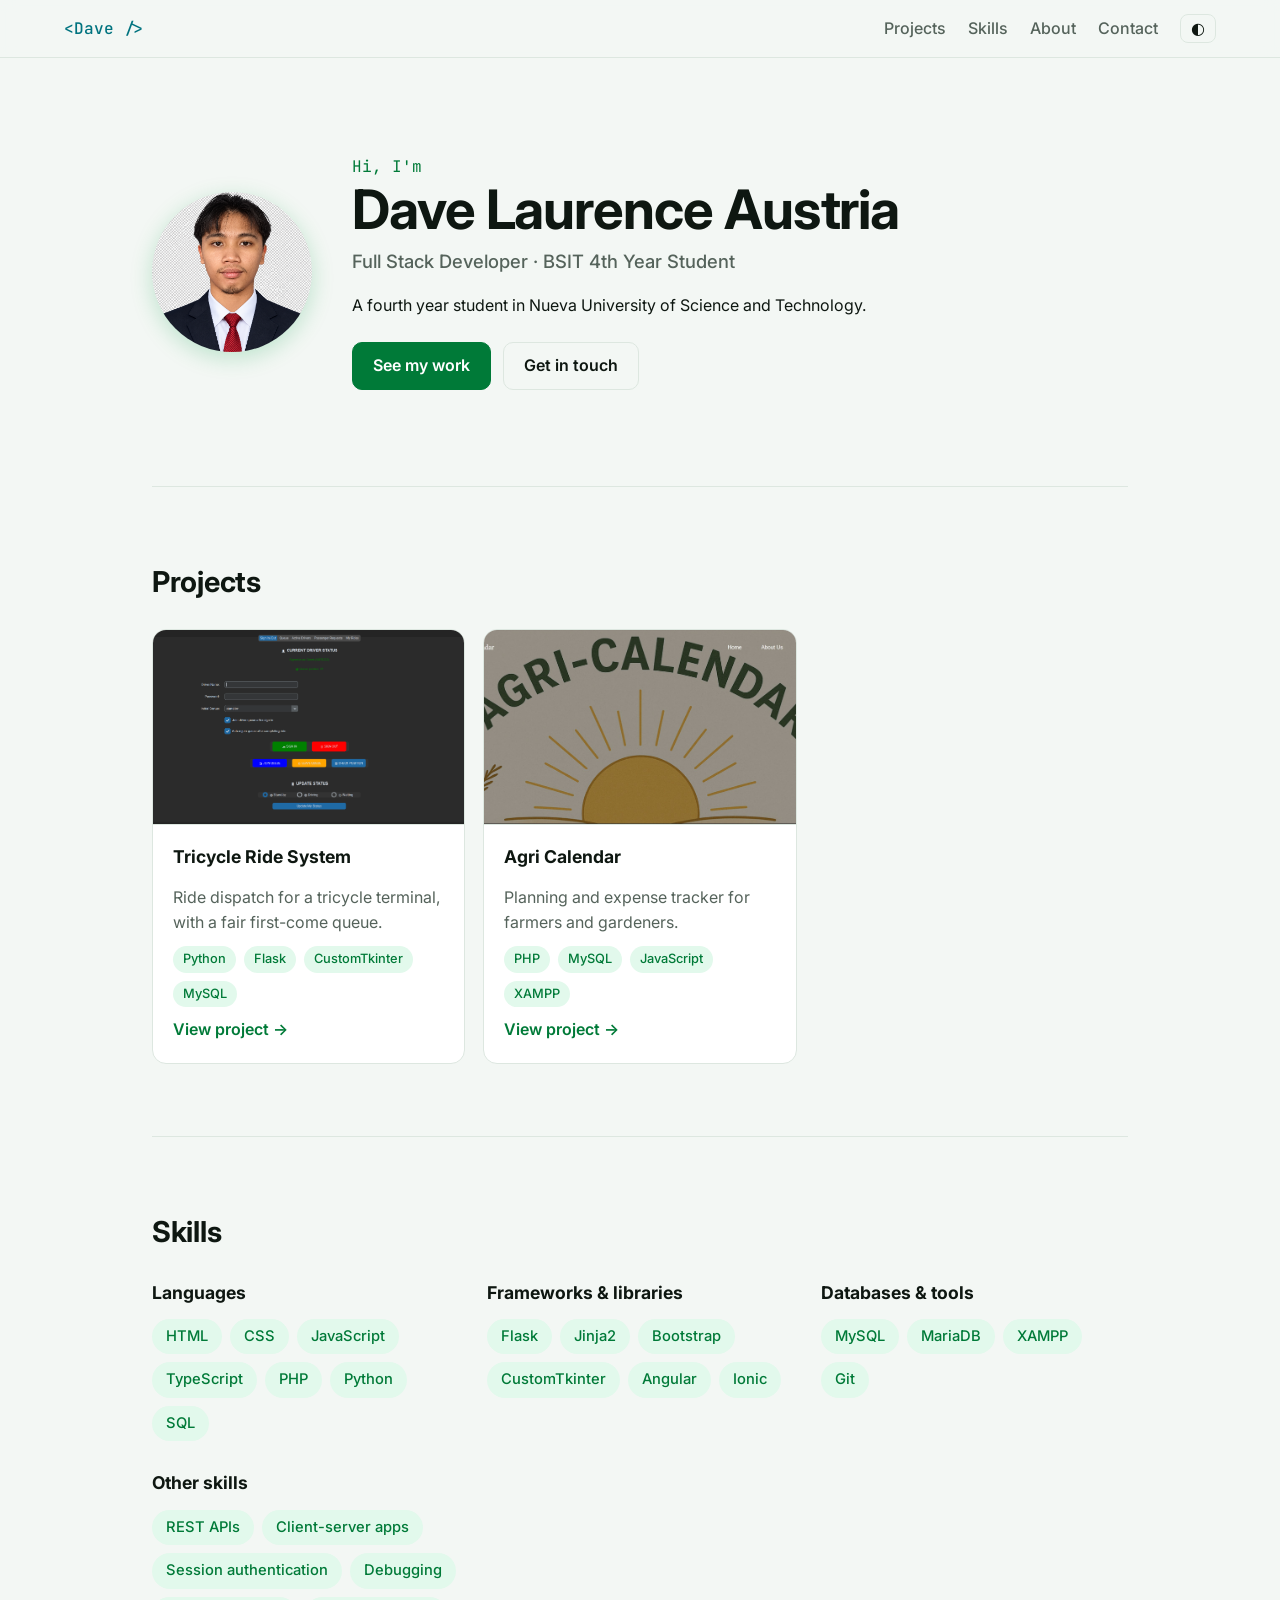
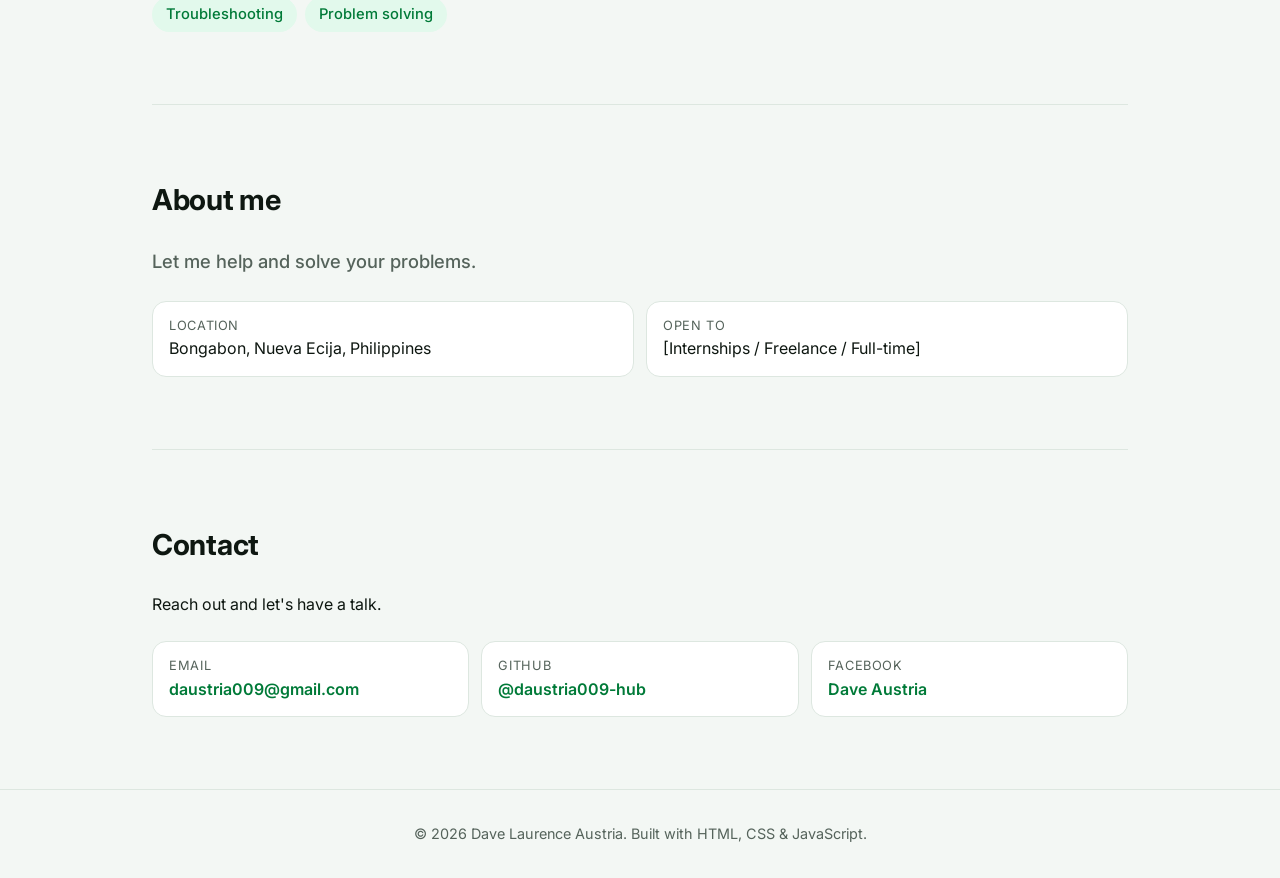
<file: index.html>
<!doctype html>
<html lang="en">
<head>
  <meta charset="utf-8">
  <meta name="viewport" content="width=device-width, initial-scale=1">
  <!-- EDIT: your name -->
  <title>Dave Laurence Austria | Portfolio</title>
  <meta name="description" content="Personal portfolio: skills, projects and contact.">
  <!-- EDIT: the letter in the tab icon -->
  <link rel="icon" href="data:image/svg+xml,<svg xmlns='http://www.w3.org/2000/svg' viewBox='0 0 100 100'><rect width='100' height='100' rx='22' fill='%2300a84f'/><text x='50' y='72' font-family='sans-serif' font-size='62' font-weight='700' fill='white' text-anchor='middle'>D</text></svg>">
  <!-- Applies the saved light/dark choice before the page is painted, so there
       is no flash of the wrong colors. The toggle itself lives in script.js. -->
  <script>
    try {
      var t = localStorage.getItem("theme");
      if (t) document.documentElement.dataset.theme = t;
    } catch (e) {}
  </script>
  <link rel="preconnect" href="https://fonts.googleapis.com">
  <link rel="preconnect" href="https://fonts.gstatic.com" crossorigin>
  <link href="https://fonts.googleapis.com/css2?family=Inter:wght@400;500;600;700&family=JetBrains+Mono:wght@500&display=swap" rel="stylesheet">
  <link rel="stylesheet" href="style.css">
</head>
<body>
  <header class="nav">
    <a href="#top" class="logo">&lt;Dave /&gt;</a>
    <button class="menu-btn" aria-label="Toggle menu" aria-expanded="false">☰</button>
    <nav>
      <a href="#projects">Projects</a>
      <a href="#skills">Skills</a>
      <a href="#about">About</a>
      <a href="#contact">Contact</a>
      <button class="theme-btn" aria-label="Toggle dark mode">◐</button>
    </nav>
  </header>

  <main id="top">
    <!-- ================= HERO / PERSONAL INFO ================= -->
    <section class="hero">
      <!-- EDIT: replace with your photo (put  · the file in this folder, e.g. photo.jpg) -->
      <img class="avatar" src="images/profile/Professional ID Portrait Cutout.png" alt="Dave Laurence Austria">
      <div>
        <p class="eyebrow">Hi, I'm</p>
        <h1>Dave Laurence Austria</h1>
        <p class="role">Full Stack Developer · BSIT 4th Year Student </p>
        <p class="lead">A fourth year student in Nueva University of Science and Technology.</p>
        <div class="cta">
          <a class="btn" href="#projects">See my work</a>
          <a class="btn ghost" href="#contact">Get in touch</a>
        </div>
      </div>
    </section>

    <!-- ================= PROJECTS ================= -->
    <section id="projects">
      <h2>Projects</h2>
      <!-- Cards are built from projects.js. Edit your projects there. -->
      <div class="grid" id="project-grid"></div>
    </section>

    <!-- ================= SKILLS / LANGUAGES ================= -->
    <section id="skills">
      <h2>Skills</h2>
      <div class="skill-groups">
        <div>
          <h3>Languages</h3>
          <!-- EDIT: add or remove tags -->
          <ul class="tags">
            <li>HTML</li><li>CSS</li><li>JavaScript</li><li>TypeScript</li><li>PHP</li><li>Python</li><li>SQL</li>
          </ul>
        </div>
        <div>
          <h3>Frameworks &amp; libraries</h3>
          <ul class="tags">
            <li>Flask</li><li>Jinja2</li><li>Bootstrap</li><li>CustomTkinter</li><li>Angular</li><li>Ionic</li>
          </ul>
        </div>
        <div>
          <h3>Databases &amp; tools</h3>
          <ul class="tags">
            <li>MySQL</li><li>MariaDB</li><li>XAMPP</li><li>Git</li>
          </ul>
        </div>
        <div>
          <h3>Other skills</h3>
          <ul class="tags">
            <li>REST APIs</li><li>Client-server apps</li><li>Session authentication</li><li>Debugging</li><li>Troubleshooting</li><li>Problem solving</li>
          </ul>
        </div>
      </div>
    </section>

    <!-- ================= ABOUT ================= -->
    <section id="about">
      <h2>About me</h2>
      <p class="role">Let me help and solve your problems.</p>
      <ul class="facts">
        <li><span>Location</span>Bongabon, Nueva Ecija, Philippines</li>
        <li><span>Open to</span>[Internships / Freelance / Full-time]</li>
      </ul>
    </section>

    <!-- ================= CONTACT ================= -->
    <section id="contact">
      <h2>Contact</h2>
      <p>Reach out and let's have a talk.</p>
      <!-- EDIT: the LinkedIn link below is still a placeholder and goes nowhere.
           Change BOTH the link (the href="...") and the text shown under the
           label. -->
      <ul class="facts contact-list">
        <li>
          <span>Email</span>
          <a href="mailto:daustria009@gmail.com">daustria009@gmail.com</a>
        </li>
        <li>
          <span>GitHub</span>
          <a href="https://github.com/daustria009-hub" target="_blank" rel="noopener">@daustria009-hub</a>
        </li>
        <li>
          <span>Facebook</span>
          <a href="https://www.facebook.com/D50.austria.0009/" target="_blank" rel="noopener">Dave Austria</a>
        </li>
      </ul>
    </section>
  </main>

  <footer>
    <p>© <span id="year"></span> Dave Laurence Austria. Built with HTML, CSS &amp; JavaScript.</p>
  </footer>

  <script src="projects.js"></script>
  <script src="script.js"></script>
</body>
</html>
</file>
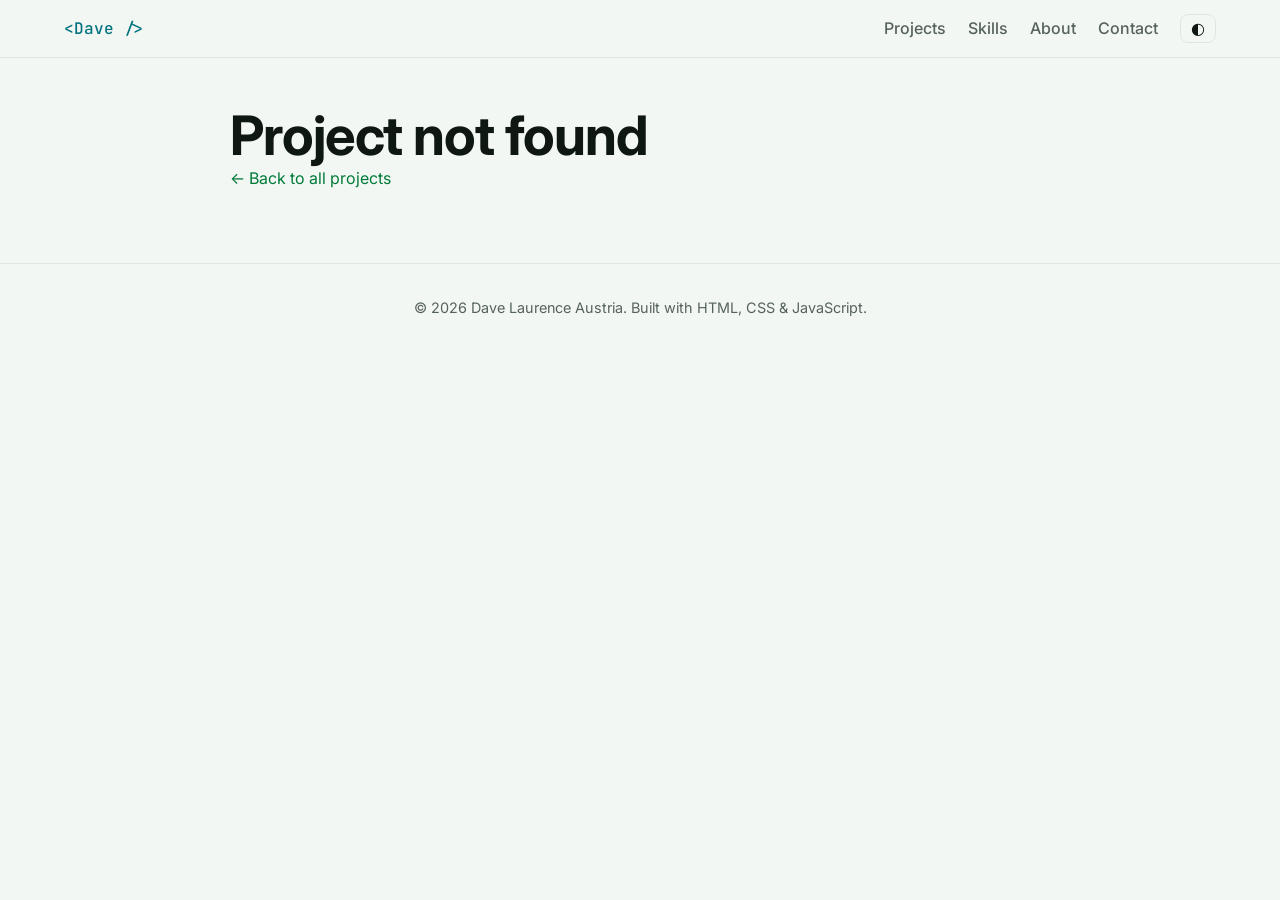
<file: project.html>
<!doctype html>
<html lang="en">
<head>
  <meta charset="utf-8">
  <meta name="viewport" content="width=device-width, initial-scale=1">
  <title>Project | Portfolio</title>
  <!-- EDIT: the letter in the tab icon -->
  <link rel="icon" href="data:image/svg+xml,<svg xmlns='http://www.w3.org/2000/svg' viewBox='0 0 100 100'><rect width='100' height='100' rx='22' fill='%2300a84f'/><text x='50' y='72' font-family='sans-serif' font-size='62' font-weight='700' fill='white' text-anchor='middle'>D</text></svg>">
  <!-- Applies the saved light/dark choice before the page is painted, so there
       is no flash of the wrong colors. The toggle itself lives in script.js. -->
  <script>
    try {
      var t = localStorage.getItem("theme");
      if (t) document.documentElement.dataset.theme = t;
    } catch (e) {}
  </script>
  <link rel="preconnect" href="https://fonts.googleapis.com">
  <link rel="preconnect" href="https://fonts.gstatic.com" crossorigin>
  <link href="https://fonts.googleapis.com/css2?family=Inter:wght@400;500;600;700&family=JetBrains+Mono:wght@500&display=swap" rel="stylesheet">
  <link rel="stylesheet" href="style.css">
</head>
<body>
  <header class="nav">
    <a href="index.html" class="logo">&lt;Dave /&gt;</a>
    <button class="menu-btn" aria-label="Toggle menu" aria-expanded="false">☰</button>
    <nav>
      <a href="index.html#projects">Projects</a>
      <a href="index.html#skills">Skills</a>
      <a href="index.html#about">About</a>
      <a href="index.html#contact">Contact</a>
      <button class="theme-btn" aria-label="Toggle dark mode">◐</button>
    </nav>
  </header>

  <!-- This page fills itself in from projects.js. Edit your projects there. -->
  <main>
    <article id="project-detail" class="project-page"></article>
  </main>

  <footer>
    <p>© <span id="year"></span> Dave Laurence Austria. Built with HTML, CSS &amp; JavaScript.</p>
  </footer>

  <script src="projects.js"></script>
  <script src="script.js"></script>
</body>
</html>
</file>
<file: style.css>
/* ---------------------------------------------------------------
   COLORS. Change --accent to recolor the whole site.
   --accent-ink is the text drawn ON TOP of --accent (buttons), so
   it has to flip to dark when the accent is a bright neon.
   --accent-2 is the second neon, used for the logo and highlights.
   Dark mode is where the neon actually glows; light mode uses a
   deep green of the same family so text stays readable.
   --------------------------------------------------------------- */
:root {
  --bg: #f3f7f4;
  --surface: #ffffff;
  --text: #0e1711;
  --muted: #55635b;
  --border: #dde7e0;
  --accent: #007a38;
  --accent-ink: #ffffff;
  --accent-2: #00737f;
  --accent-soft: #e2f9ec;
  --glow: 0 6px 22px rgb(0 160 70 / 0.22);
  --glow-strong: 0 8px 28px rgb(0 160 70 / 0.34);
  --radius: 14px;
  /* keeps scrollbars and form controls matching the theme */
  color-scheme: light dark;
}
@media (prefers-color-scheme: dark) {
  :root:not([data-theme="light"]) {
    --bg: #070d09; --surface: #0e1812; --text: #e8f5ec; --muted: #8ea396;
    --border: #1d2f24; --accent: #39ff87; --accent-ink: #05160c;
    --accent-2: #3df0ff; --accent-soft: #0f2d1d;
    --glow: 0 0 20px rgb(57 255 135 / 0.30);
    --glow-strong: 0 0 28px rgb(57 255 135 / 0.45);
  }
}
:root[data-theme="dark"] {
  --bg: #070d09; --surface: #0e1812; --text: #e8f5ec; --muted: #8ea396;
  --border: #1d2f24; --accent: #39ff87; --accent-ink: #05160c;
  --accent-2: #3df0ff; --accent-soft: #0f2d1d;
  --glow: 0 0 20px rgb(57 255 135 / 0.30);
  --glow-strong: 0 0 28px rgb(57 255 135 / 0.45);
}

* { box-sizing: border-box; margin: 0; padding: 0; }
html { scroll-behavior: smooth; scroll-padding-top: 72px; }
body {
  font-family: Inter, system-ui, sans-serif;
  background: var(--bg); color: var(--text); line-height: 1.6;
}
a { color: var(--accent); text-decoration: none; }
a:hover { text-decoration: underline; }

/* Nav */
.nav {
  position: sticky; top: 0; z-index: 10;
  display: flex; align-items: center; justify-content: space-between;
  padding: 14px clamp(16px, 5vw, 64px);
  background: color-mix(in srgb, var(--bg) 85%, transparent);
  backdrop-filter: blur(8px); border-bottom: 1px solid var(--border);
}
.logo { font-family: "JetBrains Mono", monospace; font-weight: 500; color: var(--accent-2); }
.nav nav { display: flex; gap: 22px; align-items: center; }
.nav nav a { color: var(--muted); font-weight: 500; }
.nav nav a:hover { color: var(--text); text-decoration: none; }
.menu-btn, .theme-btn {
  background: none; border: 1px solid var(--border); color: var(--text);
  border-radius: 8px; padding: 4px 10px; cursor: pointer; font-size: 1rem;
}
.menu-btn { display: none; }

/* Layout */
main { max-width: 1040px; margin: 0 auto; padding: 0 clamp(16px, 5vw, 32px); }
section { padding: 72px 0; border-bottom: 1px solid var(--border); }
section:last-child { border-bottom: none; }
h1 { font-size: clamp(2.2rem, 6vw, 3.4rem); line-height: 1.1; letter-spacing: -0.02em; }
h2 { font-size: 1.8rem; margin-bottom: 24px; letter-spacing: -0.01em; }
h3 { font-size: 1.1rem; margin-bottom: 4px; }
.muted { color: var(--muted); }

/* Hero */
.hero { display: flex; gap: 40px; align-items: center; padding: 96px 0; flex-wrap: wrap; }
.avatar {
  width: 160px; height: 160px; border-radius: 50%; flex-shrink: 0;
  display: grid; place-items: center; font-size: 4rem; font-weight: 700;
  background: var(--accent-soft); color: var(--accent);
  background-size: cover; background-position: center;
  object-fit: cover; /* crops a photo to the circle instead of squashing it */
  box-shadow: var(--glow);
}
.eyebrow { font-family: "JetBrains Mono", monospace; color: var(--accent); }
.role { font-size: 1.15rem; color: var(--muted); margin: 8px 0 16px; font-weight: 500; }
.lead { max-width: 560px; }
.cta { display: flex; gap: 12px; margin-top: 24px; flex-wrap: wrap; }
.btn {
  display: inline-block; padding: 10px 20px; border-radius: 10px;
  background: var(--accent); color: var(--accent-ink); font-weight: 600; border: 1px solid var(--accent);
}
.btn:hover { text-decoration: none; opacity: 0.92; box-shadow: var(--glow-strong); }
.btn.ghost { background: transparent; color: var(--text); border-color: var(--border); }

/* About */
.facts { list-style: none; display: grid; grid-template-columns: repeat(auto-fit, minmax(200px, 1fr)); gap: 12px; margin-top: 24px; }
.facts li { background: var(--surface); border: 1px solid var(--border); border-radius: var(--radius); padding: 14px 16px; }
.facts span { display: block; font-size: 0.8rem; color: var(--muted); text-transform: uppercase; letter-spacing: 0.05em; }

/* Contact: the value under each label is the link */
.contact-list a { font-weight: 600; word-break: break-word; }

/* Cards */
.card {
  background: var(--surface); border: 1px solid var(--border);
  border-radius: var(--radius); padding: 22px;
}
.grid { display: grid; grid-template-columns: repeat(auto-fill, minmax(280px, 1fr)); gap: 18px; }
.project {
  display: flex; flex-direction: column; padding: 0; overflow: hidden; color: var(--text);
  transition: transform .15s, border-color .15s, box-shadow .15s;
}
.project:hover { transform: translateY(-3px); border-color: var(--accent); text-decoration: none; box-shadow: var(--glow); }
.thumb { width: 100%; aspect-ratio: 16 / 10; object-fit: cover; display: block; border-bottom: 1px solid var(--border); }
.project-body { display: flex; flex-direction: column; gap: 10px; padding: 18px 20px 20px; flex: 1; }
.project-body p { color: var(--muted); }
.more { margin-top: auto; color: var(--accent); font-weight: 600; }

/* Project page */
.project-page { max-width: 820px; margin: 0 auto; padding: 48px 0 72px; }
.project-page h2 { margin-top: 48px; }
.back { display: inline-block; margin-bottom: 20px; font-weight: 500; }
.cover { width: 100%; aspect-ratio: 16 / 10; object-fit: cover; border-radius: var(--radius); border: 1px solid var(--border); margin: 32px 0; display: block; }
.prose p { margin-bottom: 16px; font-size: 1.05rem; }
.gallery { display: grid; grid-template-columns: repeat(auto-fill, minmax(240px, 1fr)); gap: 14px; }
.gallery img { width: 100%; aspect-ratio: 16 / 10; object-fit: cover; border-radius: 10px; border: 1px solid var(--border); display: block; }
.next { display: block; margin-top: 56px; font-weight: 600; font-size: 1.1rem; color: var(--text); }
.next:hover { border-color: var(--accent); text-decoration: none; }
.next span { display: block; font-size: 0.8rem; color: var(--muted); font-weight: 500; text-transform: uppercase; letter-spacing: 0.05em; }

/* Tags */
.skill-groups { display: grid; grid-template-columns: repeat(auto-fit, minmax(260px, 1fr)); gap: 28px; }
.skill-groups h3 { margin-bottom: 12px; }
.tags { list-style: none; display: flex; flex-wrap: wrap; gap: 8px; }
.tags li {
  padding: 6px 14px; border-radius: 999px; font-size: 0.92rem; font-weight: 500;
  background: var(--accent-soft); color: var(--accent);
}
.tags.small li { padding: 3px 10px; font-size: 0.8rem; }

footer { text-align: center; padding: 32px 16px; color: var(--muted); font-size: 0.9rem; border-top: 1px solid var(--border); }

/* Mobile */
@media (max-width: 720px) {
  .menu-btn { display: block; }
  .nav nav {
    display: none; position: absolute; top: 100%; left: 0; right: 0;
    flex-direction: column; gap: 14px; padding: 18px;
    background: var(--bg); border-bottom: 1px solid var(--border);
  }
  .nav nav.open { display: flex; }
  .hero { padding: 56px 0; gap: 24px; }
  .avatar { width: 120px; height: 120px; font-size: 3rem; }
  section { padding: 52px 0; }
}

/* Visible keyboard focus, in the accent color */
:focus-visible {
  outline: 2px solid var(--accent);
  outline-offset: 3px;
  border-radius: 4px;
}

/* Respect "reduce motion" in the visitor's system settings */
@media (prefers-reduced-motion: reduce) {
  html { scroll-behavior: auto; }
  *, *::before, *::after {
    transition-duration: 0.01ms !important;
    animation-duration: 0.01ms !important;
    animation-iteration-count: 1 !important;
  }
}
</file>
